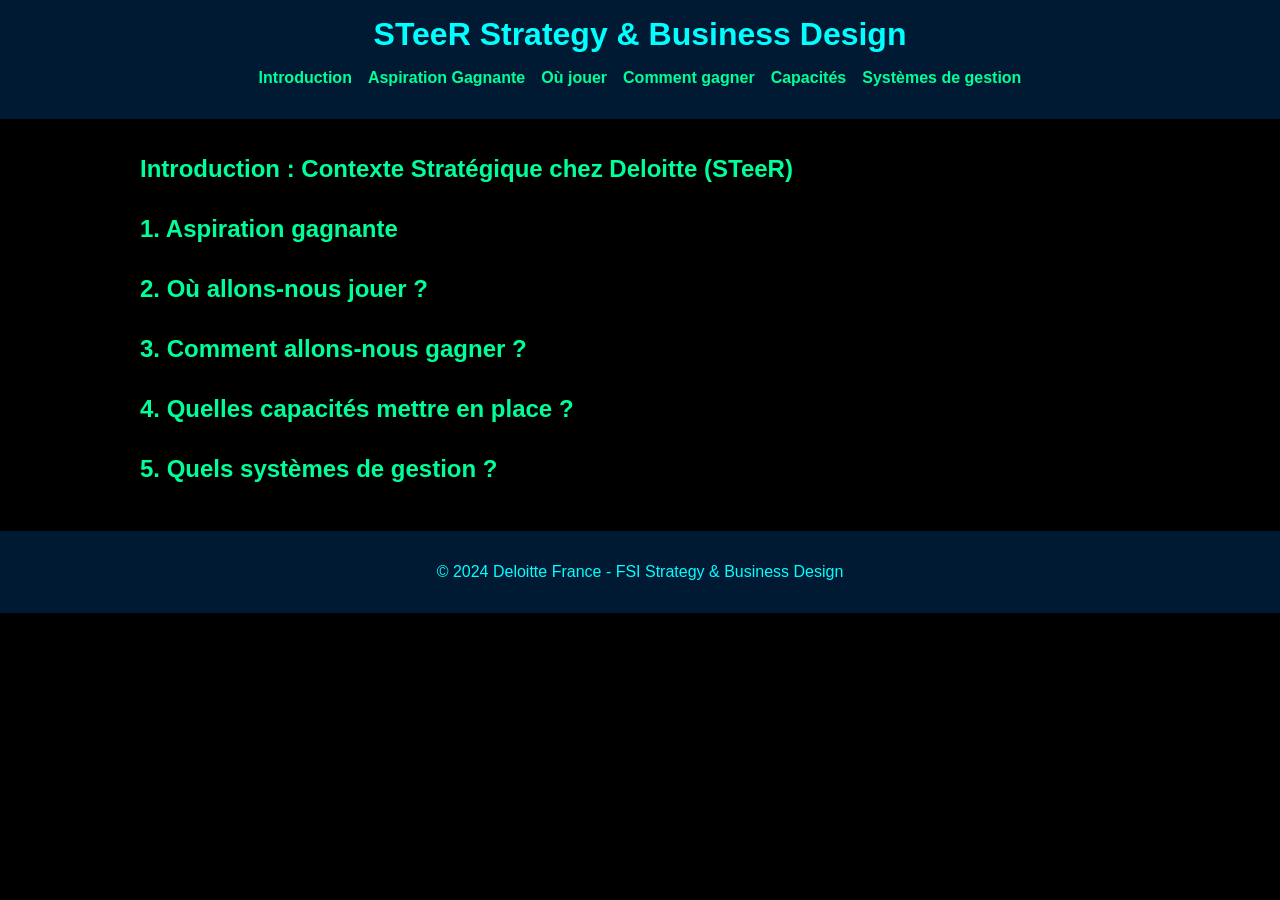
<file: index.html>
<!DOCTYPE html>
<html lang="fr">
<head>
<meta charset="UTF-8">
<meta name="viewport" content="width=device-width, initial-scale=1.0">
<title>STeeR Strategy & Business Design</title>
<link rel="stylesheet" href="style.css">
</head>
<body>
<header>
<h1>STeeR Strategy & Business Design</h1>
<nav>
<ul>
<li><a href="#intro">Introduction</a></li>
<li><a href="#aspiration">Aspiration Gagnante</a></li>
<li><a href="#play">O&ugrave; jouer</a></li>
<li><a href="#win">Comment gagner</a></li>
<li><a href="#capabilities">Capacit&eacute;s</a></li>
<li><a href="#management">Syst&egrave;mes de gestion</a></li>
</ul>
</nav>
</header>
<main>
<section id="intro" class="collapsible">
<h2>Introduction : Contexte Strat&eacute;gique chez Deloitte (STeeR)</h2>
<div class="content">
<p>L'activit&eacute; de conseil de Deloitte en France se structure autour de deux m&eacute;tiers&nbsp;: <strong>Strategy, Risk &amp; Transactions</strong> (SR&amp;T) qui r&eacute;pond au <em>Pourquoi et quoi faire ?</em>, et <strong>Technology &amp; Transformation</strong> (T&amp;T) qui r&eacute;pond au <em>Comment et avec quoi le r&eacute;aliser ?</em> Face &agrave; l'impr&eacute;visibilit&eacute; croissante du monde, SR&amp;T a &eacute;volu&eacute; vers l'approche <strong>STeeR</strong>, enrichie de deux dimensions&nbsp;: <em>Ecosystemic</em> et <em>Emergence</em>. STeeR vise &agrave; fournir des r&eacute;ponses robustes aux grands d&eacute;fis de la d&eacute;cennie&nbsp;: une strat&eacute;gie pr&eacute;par&eacute;e aux chocs, un M&amp;A pens&eacute; pour la transition, et une gestion des risques qui construit l'organisation <q>anti-fragile</q>.</p>
<p>La pratique <em>FSI Strategy &amp; Business Design</em>, fond&eacute;e par Julien Maldonato et Ghislain Boulnois, s'inscrit au sein du pilier Strat&eacute;gie de STeeR.</p>
</div>
</section>
<section id="aspiration" class="collapsible">
<h2>1. Aspiration gagnante</h2>
<div class="content">
<p><strong>Aspiration quantitative&nbsp;:</strong> Atteindre 25 M&euro; de chiffre d'affaires en 5 ans tout en maintenant une marge op&eacute;rationnelle sup&eacute;rieure &agrave; 40%. Cette croissance forte implique des services &agrave; tr&egrave;s forte valeur ajout&eacute;e.</p>
<p><strong>Aspiration qualitative&nbsp;:</strong> Devenir le partenaire strat&eacute;gique de r&eacute;f&eacute;rence pour aider les acteurs financiers &agrave; concevoir des trajectoires de valeur audacieuses et pr&eacute;par&eacute;es aux incertitudes.</p>
</div>
</section>
<section id="play" class="collapsible">
<h2>2. O&ugrave; allons-nous jouer&nbsp;?</h2>
<div class="content">
<p>Notre champ d'action couvre tout l'&eacute;cosyst&egrave;me des services financiers&nbsp;:</p>
<ul>
<li><strong>Fournisseurs traditionnels</strong> (banques, assurances, asset managers) &agrave; r&eacute;inventer.</li>
<li><strong>Nouveaux entrants et FinTech</strong> &agrave; faire scaler.</li>
<li><strong>Consommateurs de services financiers</strong> int&eacute;grant la finance &agrave; leurs offres (Embedded Finance).</li>
</ul>
<p>Focalisation sur la France avec des opportunit&eacute;s EMEA.</p>
</div>
</section>
<section id="win" class="collapsible">
<h2>3. Comment allons-nous gagner&nbsp;?</h2>
<div class="content">
<p>En appliquant syst&eacute;matiquement le cadre des <em>Dix Types d'Innovation</em> pour cr&eacute;er de nouveaux mod&egrave;les d'affaires adoss&eacute;s &agrave; l'IA agentique, aux wallets num&eacute;riques et &agrave; la tokenisation.</p>
<h3>Configuration</h3>
<ul>
<li><strong>Mod&egrave;le de profit&nbsp;:</strong> revenus hybrides li&eacute;s &agrave; l'impact ESG.</li>
<li><strong>R&eacute;seau&nbsp;:</strong> plateformes collaboratives via smart contracts.</li>
<li><strong>Structure&nbsp;:</strong> organisations agiles et allocation dynamique des ressources.</li>
<li><strong>Processus&nbsp;:</strong> r&eacute;invention de la cha&icirc;ne de valeur gr&acirc;ce &agrave; l'IA et aux Wallets.</li>
</ul>
<h3>Offre</h3>
<ul>
<li><strong>Performance produit&nbsp;:</strong> produits financiers Net&nbsp;Zero &agrave; tra&ccedil;abilit&eacute; carbone.</li>
<li><strong>Syst&egrave;me de produits&nbsp;:</strong> services financiers modulaires via API.</li>
</ul>
<h3>Exp&eacute;rience</h3>
<ul>
<li><strong>Service&nbsp;:</strong> assistants conversationnels g&eacute;rant les requ&ecirc;tes standard.</li>
<li><strong>Canal&nbsp;:</strong> le wallet devient point d'entr&eacute;e unique.</li>
<li><strong>Marque&nbsp;:</strong> confiance bas&eacute;e sur une r&eacute;putation d&eacute;centralis&eacute;e.</li>
<li><strong>Engagement client&nbsp;:</strong> r&eacute;compenses tokenis&eacute;es incitant aux comportements vertueux.</li>
</ul>
</div>
</section>
<section id="capabilities" class="collapsible">
<h2>4. Quelles capacit&eacute;s mettre en place&nbsp;?</h2>
<div class="content">
<p>La pratique doit s'appuyer sur&nbsp;:</p>
<ul>
<li>Un <strong>capital humain</strong> d'experts hybrides en strat&eacute;gie et technologie.</li>
<li>Une <strong>expertise multi-domaines</strong> (r&eacute;glementation FSI, innovation, IA, wallets, tokenisation).</li>
<li>Des <strong>m&eacute;thodologies de business design</strong> int&eacute;grant l'approche Ecosystemic et Emergence.</li>
<li>Un <strong>r&eacute;seau de partenariats technologiques</strong> pour concr&eacute;tiser rapidement les visions clients.</li>
</ul>
</div>
</section>
<section id="management" class="collapsible">
<h2>5. Quels syst&egrave;mes de gestion&nbsp;?</h2>
<div class="content">
<ul>
<li><strong>Pilotage de la performance&nbsp;:</strong> tableau de bord temps r&eacute;el incluant KPIs financiers et non-financiers.</li>
<li><strong>D&eacute;veloppement des talents&nbsp;:</strong> recrutement et formation continue, avec des <em>tours of duty</em> en startups partenaires.</li>
<li><strong>Gouvernance agile&nbsp;:</strong> prise de d&eacute;cision rapide et culture du <em>pivot</em>.</li>
</ul>
</div>
</section>
</main>
<footer>
<p>&copy; 2024 Deloitte France - FSI Strategy &amp; Business Design</p>
</footer>
<script src="script.js"></script>
</body>
</html>
</file>
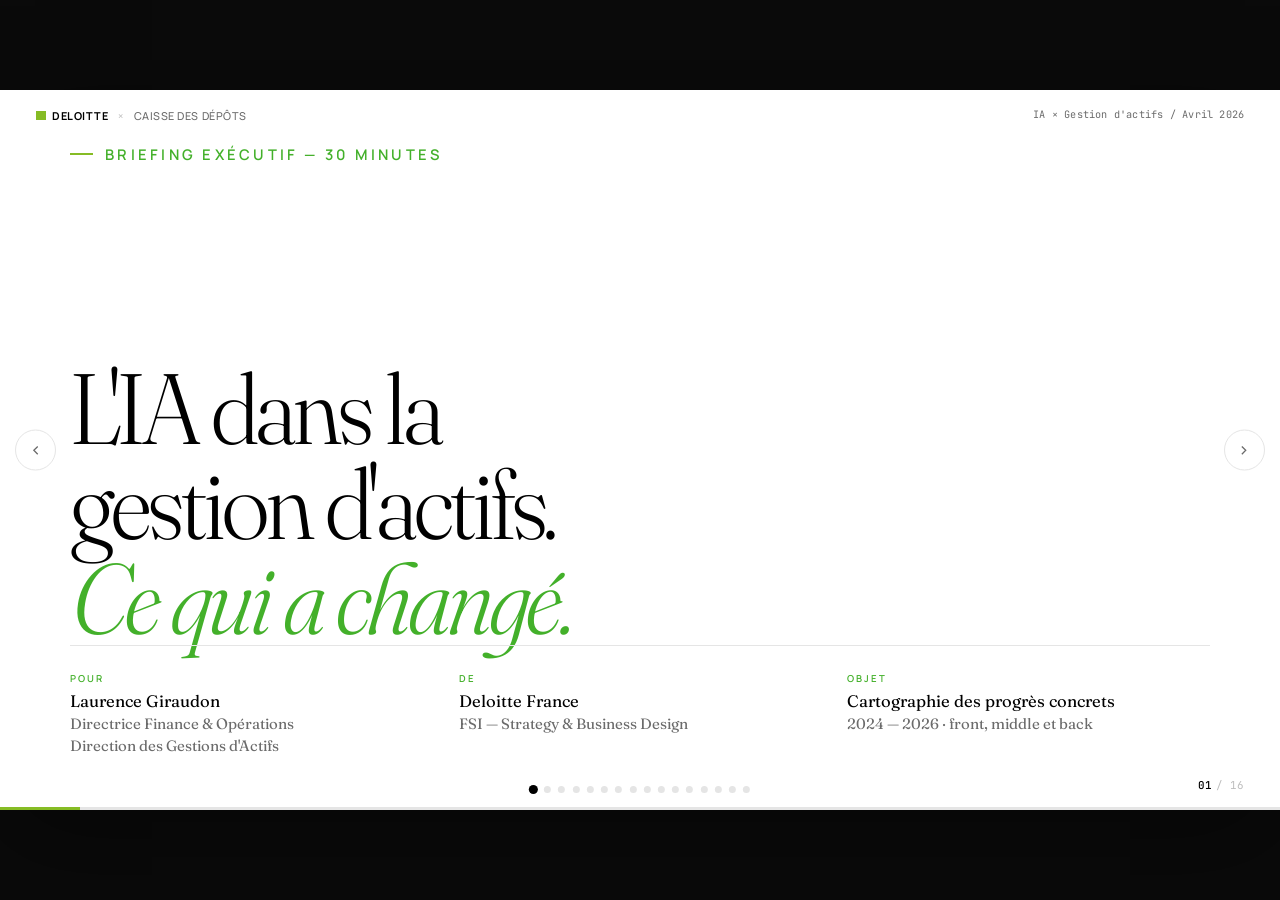
<file: ia-gestion-actifs-cdc.html>
<!doctype html>
<html lang="fr">
<head>
<meta charset="utf-8" />
<meta name="viewport" content="width=device-width,initial-scale=1" />
<title>L'IA dans la gestion d'actifs — Pour Laurence Giraudon, Caisse des Dépôts</title>
<link rel="preconnect" href="https://fonts.googleapis.com">
<link rel="preconnect" href="https://fonts.gstatic.com" crossorigin>
<link href="https://fonts.googleapis.com/css2?family=Fraunces:opsz,wght,SOFT@9..144,300..900,0..100&family=Manrope:wght@300..800&family=JetBrains+Mono:wght@400;500&display=swap" rel="stylesheet">
<style>
  /* =========================================================
     DELOITTE × CDC — PRÉSENTATION IA GESTION D'ACTIFS
     Conçue pour vidéoprojection 16:9, lisibilité maximale
     ========================================================= */

  :root{
    --ink:#000000;
    --paper:#ffffff;
    --green:#86BC25;       /* Deloitte signature */
    --green-deep:#43B02A;
    --green-shadow:rgba(134,188,37,.12);
    --grey-05:#fafafa;
    --grey-10:#f2f2f2;
    --grey-20:#e5e5e5;
    --grey-40:#bdbdbd;
    --grey-60:#6b6b6b;
    --grey-80:#2a2a2a;
    --serif:"Fraunces",ui-serif,Georgia,serif;
    --sans:"Manrope",ui-sans-serif,system-ui,sans-serif;
    --mono:"JetBrains Mono",ui-monospace,monospace;
  }

  *{box-sizing:border-box;margin:0;padding:0}
  html,body{height:100%;background:#0a0a0a;overflow:hidden;font-family:var(--sans)}
  body{display:grid;place-items:center}

  /* ---------- Frame 16:9 ---------- */
  .stage{
    position:relative;
    width:min(100vw, calc(100vh * 16/9));
    height:min(100vh, calc(100vw * 9/16));
    background:var(--paper);
    overflow:hidden;
    box-shadow:0 30px 100px rgba(0,0,0,.4);
  }

  /* Tout à l'intérieur se mesure en % (responsive auto) */
  .slide{
    position:absolute;inset:0;
    padding:4.2% 5.5%;
    opacity:0;pointer-events:none;
    transition:opacity .45s ease;
    display:flex;flex-direction:column;
    background:var(--paper);
  }
  .slide.active{opacity:1;pointer-events:auto}

  /* ---------- Chrome (nav, progress, brand) ---------- */
  .brand{
    position:absolute;top:2.5%;left:2.8%;
    display:flex;align-items:center;gap:.6em;
    font-family:var(--sans);font-weight:700;font-size:.85vw;
    letter-spacing:.05em;text-transform:uppercase;color:var(--ink);
    z-index:10;
  }
  .brand .dot{
    width:.9em;height:.9em;background:var(--green);
    display:inline-block;
  }
  .brand span.sep{color:var(--grey-40);margin:0 .3em;font-weight:400}
  .brand span.ctx{color:var(--grey-60);font-weight:500}

  .meta{
    position:absolute;top:2.5%;right:2.8%;
    font-family:var(--mono);font-size:.8vw;color:var(--grey-60);
    z-index:10;letter-spacing:.02em;
  }

  .pagenum{
    position:absolute;bottom:2.5%;right:2.8%;
    font-family:var(--mono);font-size:.85vw;
    color:var(--grey-60);z-index:10;
    display:flex;align-items:center;gap:.4em;
  }
  .pagenum .cur{color:var(--ink);font-weight:500}
  .pagenum .total{color:var(--grey-40)}

  .progress{
    position:absolute;bottom:0;left:0;right:0;height:3px;
    background:var(--grey-20);z-index:10;
  }
  .progress > span{
    display:block;height:100%;background:var(--green);
    width:0;transition:width .4s ease;
  }

  /* Nav dots */
  .navdots{
    position:absolute;bottom:2.3%;left:50%;transform:translateX(-50%);
    display:flex;gap:.45em;z-index:10;
  }
  .navdots button{
    width:.55vw;height:.55vw;border-radius:50%;
    background:var(--grey-20);border:none;cursor:pointer;padding:0;
    transition:background .2s, transform .2s;
  }
  .navdots button:hover{background:var(--grey-40);transform:scale(1.3)}
  .navdots button.active{background:var(--ink);transform:scale(1.3)}

  /* Nav arrows */
  .nav-arrow{
    position:absolute;top:50%;transform:translateY(-50%);
    background:transparent;border:1px solid var(--grey-20);
    width:3.2vw;height:3.2vw;border-radius:50%;
    display:grid;place-items:center;cursor:pointer;z-index:10;
    transition:all .25s ease;
    color:var(--grey-60);
  }
  .nav-arrow:hover{background:var(--ink);border-color:var(--ink);color:var(--paper)}
  .nav-arrow.prev{left:1.2%}
  .nav-arrow.next{right:1.2%}
  .nav-arrow svg{width:40%;height:40%}

  /* ========================================================= */
  /* Typographie                                                 */
  /* ========================================================= */
  .eyebrow{
    font-family:var(--sans);font-weight:600;
    font-size:1.15vw;letter-spacing:.22em;text-transform:uppercase;
    color:var(--green-deep);margin-bottom:1.5vw;
    display:flex;align-items:center;gap:.8em;
  }
  .eyebrow::before{
    content:"";width:1.8vw;height:2px;background:var(--green);
    display:inline-block;
  }

  h1.hero{
    font-family:var(--serif);font-weight:300;
    font-variation-settings:"opsz" 144,"SOFT" 30;
    font-size:7.2vw;line-height:.95;letter-spacing:-.03em;
    color:var(--ink);
  }
  h1.hero em{font-style:italic;font-weight:300;color:var(--green-deep)}

  h2.title{
    font-family:var(--serif);font-weight:350;
    font-variation-settings:"opsz" 144;
    font-size:4.6vw;line-height:1;letter-spacing:-.025em;
    color:var(--ink);margin-bottom:2.2vw;
  }
  h2.title em{font-style:italic;color:var(--green-deep);font-weight:400}

  h3.sub{
    font-family:var(--serif);font-weight:400;
    font-size:2.4vw;line-height:1.1;letter-spacing:-.015em;
  }

  p.lede{
    font-family:var(--serif);font-weight:300;
    font-size:2.1vw;line-height:1.25;color:var(--grey-80);
    max-width:85%;
  }
  p.body{
    font-family:var(--sans);font-weight:400;
    font-size:1.15vw;line-height:1.55;color:var(--grey-80);
  }
  p.small{
    font-family:var(--sans);font-weight:400;
    font-size:.9vw;line-height:1.5;color:var(--grey-60);
  }

  .mono{font-family:var(--mono);letter-spacing:-.01em}

  /* ========================================================= */
  /* S01 — Cover                                                 */
  /* ========================================================= */
  #s01{padding:0;overflow:hidden}
  #s01 .cover{
    position:absolute;inset:0;display:grid;
    grid-template-rows:auto 1fr auto;padding:4.2% 5.5%;
  }
  #s01 .cover-top{
    display:flex;justify-content:space-between;align-items:flex-start;
  }
  #s01 .cover-title{
    align-self:end;
  }
  #s01 h1.hero{font-size:7.8vw}
  #s01 .cover-foot{
    display:grid;grid-template-columns:1fr 1fr 1fr;gap:2vw;
    padding-top:2vw;border-top:1px solid var(--grey-20);
  }
  #s01 .foot-item .k{
    font-family:var(--sans);font-weight:600;font-size:.75vw;
    letter-spacing:.2em;text-transform:uppercase;color:var(--green-deep);
    margin-bottom:.5vw;
  }
  #s01 .foot-item .v{
    font-family:var(--serif);font-weight:400;font-size:1.3vw;
    line-height:1.3;color:var(--ink);
  }
  #s01 .accent-block{
    position:absolute;right:0;top:18%;width:22%;height:54%;
    background:var(--green);z-index:0;
  }
  #s01 .cover > *{position:relative;z-index:1}
  #s01 .accent-num{
    position:absolute;top:22%;right:4%;z-index:2;
    font-family:var(--serif);font-weight:200;font-variation-settings:"opsz" 144;
    font-size:18vw;line-height:.85;color:var(--paper);letter-spacing:-.04em;
  }
  #s01 .accent-cap{
    position:absolute;top:62%;right:4%;z-index:2;
    font-family:var(--sans);font-weight:600;font-size:.85vw;
    letter-spacing:.2em;text-transform:uppercase;color:var(--paper);
    max-width:18%;line-height:1.3;
  }

  /* ========================================================= */
  /* S02 — Thèse                                                 */
  /* ========================================================= */
  #s02 .grid{
    display:grid;grid-template-columns:1.1fr .9fr;gap:4vw;flex:1;
    align-items:center;
  }
  #s02 .thesis-viz{
    position:relative;aspect-ratio:1/1;width:100%;
  }
  .timeline{
    position:relative;width:100%;height:100%;
  }
  .timeline svg{width:100%;height:100%}
  .timeline .pt{
    position:absolute;transform:translate(-50%,-50%);
    text-align:center;
  }
  .timeline .pt .year{
    font-family:var(--mono);font-size:.85vw;color:var(--grey-60);
    margin-bottom:.3vw;
  }
  .timeline .pt .lab{
    font-family:var(--serif);font-size:1.1vw;line-height:1.15;
    color:var(--ink);max-width:11vw;
  }
  .timeline .pt.hi .lab{color:var(--green-deep);font-weight:500}

  /* ========================================================= */
  /* S03 — 3 chiffres                                            */
  /* ========================================================= */
  #s03 .nums{
    display:grid;grid-template-columns:repeat(3,1fr);gap:2.5vw;flex:1;
    align-items:center;
  }
  .bignum{
    border-top:1px solid var(--ink);
    padding-top:1.5vw;cursor:pointer;
    transition:transform .3s ease;
  }
  .bignum:hover{transform:translateY(-.5vw)}
  .bignum .n{
    font-family:var(--serif);font-weight:200;
    font-variation-settings:"opsz" 144;
    font-size:8.5vw;line-height:.9;letter-spacing:-.04em;color:var(--ink);
  }
  .bignum .n em{color:var(--green-deep);font-style:normal}
  .bignum .u{
    font-family:var(--sans);font-weight:600;font-size:.9vw;
    letter-spacing:.18em;text-transform:uppercase;color:var(--grey-60);
    margin-top:.6vw;
  }
  .bignum .d{
    font-family:var(--serif);font-weight:400;font-size:1.5vw;
    line-height:1.2;color:var(--ink);margin-top:.8vw;
  }
  .bignum .src{
    font-family:var(--sans);font-weight:500;font-size:.8vw;
    color:var(--grey-60);margin-top:.6vw;letter-spacing:.02em;
  }

  /* ========================================================= */
  /* S04 — Cartographie 4 bassins                                */
  /* ========================================================= */
  #s04 .bassins{
    display:grid;grid-template-columns:repeat(4,1fr);gap:1.5vw;flex:1;
    align-items:stretch;
  }
  .bassin{
    background:var(--grey-05);
    padding:2vw 1.8vw;
    display:flex;flex-direction:column;justify-content:space-between;
    border-top:4px solid var(--green);
    transition:background .3s, transform .3s;
    cursor:pointer;
  }
  .bassin:hover{background:var(--ink);color:var(--paper);transform:translateY(-.4vw)}
  .bassin:hover .b-tag{color:var(--green)}
  .bassin:hover .b-body, .bassin:hover .b-eg{color:rgba(255,255,255,.85)}
  .b-tag{
    font-family:var(--mono);font-size:.8vw;
    letter-spacing:.1em;color:var(--green-deep);margin-bottom:1vw;
  }
  .b-title{
    font-family:var(--serif);font-weight:400;font-size:1.9vw;
    line-height:1.05;letter-spacing:-.01em;margin-bottom:1vw;
  }
  .b-body{
    font-family:var(--sans);font-size:.95vw;line-height:1.5;
    color:var(--grey-80);margin-bottom:1.5vw;flex:1;
  }
  .b-eg{
    font-family:var(--sans);font-weight:500;font-size:.85vw;
    color:var(--grey-60);border-top:1px solid var(--grey-20);
    padding-top:.8vw;
  }

  /* ========================================================= */
  /* Slide générique "case"                                      */
  /* ========================================================= */
  .case-grid{
    display:grid;grid-template-columns:1fr 1fr;gap:4vw;flex:1;
    align-items:center;
  }
  .case-left{display:flex;flex-direction:column;justify-content:center;gap:1.5vw}
  .case-right{display:flex;flex-direction:column;gap:1.2vw}
  .case-stat{
    display:flex;align-items:baseline;gap:1vw;
    border-bottom:1px solid var(--grey-20);padding:1vw 0;
  }
  .case-stat:last-child{border-bottom:none}
  .case-stat .cs-n{
    font-family:var(--serif);font-weight:300;font-size:3.4vw;
    line-height:.9;color:var(--ink);letter-spacing:-.02em;
    flex:0 0 auto;min-width:6.5vw;
  }
  .case-stat .cs-n em{color:var(--green-deep);font-style:normal}
  .case-stat .cs-l{
    font-family:var(--sans);font-size:1vw;line-height:1.35;color:var(--grey-80);
  }
  .case-tag{
    display:inline-flex;align-items:center;gap:.6em;
    padding:.5vw .9vw;background:var(--green-shadow);
    color:var(--green-deep);
    font-family:var(--sans);font-weight:600;font-size:.75vw;
    letter-spacing:.15em;text-transform:uppercase;
    align-self:flex-start;
    border:1px solid var(--green);
  }

  .btn-deep{
    display:inline-flex;align-items:center;gap:.6em;
    margin-top:1.2vw;padding:.7vw 1.2vw;
    background:var(--ink);color:var(--paper);
    font-family:var(--sans);font-weight:600;font-size:.85vw;
    letter-spacing:.08em;text-transform:uppercase;
    border:none;cursor:pointer;transition:all .2s;
    align-self:flex-start;
  }
  .btn-deep:hover{background:var(--green-deep)}
  .btn-deep svg{width:1em;height:1em}

  /* ========================================================= */
  /* S_agents — timeline d'agents                                */
  /* ========================================================= */
  #s_agents .grid{
    display:grid;grid-template-columns:1fr 1fr;gap:4vw;flex:1;align-items:center;
  }
  .agent-wave{
    display:flex;flex-direction:column;gap:1.5vw;
  }
  .agent-row{
    display:grid;grid-template-columns:6vw 1fr;gap:1.5vw;align-items:center;
  }
  .agent-bar{height:3vw;background:var(--grey-10);position:relative;overflow:hidden}
  .agent-bar > span{
    position:absolute;inset:0;background:var(--green);
    transform-origin:left;
  }
  .agent-row .yr{
    font-family:var(--mono);font-size:1vw;color:var(--ink);font-weight:500;
  }
  .agent-row .lab{
    font-family:var(--serif);font-size:1.15vw;line-height:1.25;
    color:var(--ink);margin-top:.4vw;
  }
  .agent-row .pct{
    position:absolute;right:1vw;top:50%;transform:translateY(-50%);
    font-family:var(--mono);font-size:.9vw;font-weight:500;color:var(--paper);
  }
  .agent-row:first-child .pct,
  .agent-row:nth-child(2) .pct{color:var(--ink)}

  /* ========================================================= */
  /* S_stack — stack souveraineté                                */
  /* ========================================================= */
  #s_stack .stack{
    display:grid;grid-template-columns:repeat(3,1fr);gap:1.2vw;flex:1;
    align-items:stretch;
  }
  .stack-col{
    padding:2vw 1.8vw;background:var(--grey-05);display:flex;
    flex-direction:column;justify-content:space-between;
    border-left:3px solid var(--green);
    transition:all .3s;
  }
  .stack-col:hover{background:var(--green);color:var(--paper)}
  .stack-col:hover .sc-lab{color:var(--ink)}
  .stack-col:hover .sc-n{color:var(--ink)}
  .sc-lab{
    font-family:var(--mono);font-size:.8vw;letter-spacing:.08em;
    color:var(--green-deep);margin-bottom:1vw;
  }
  .sc-t{
    font-family:var(--serif);font-weight:400;font-size:1.7vw;line-height:1.1;
    letter-spacing:-.01em;margin-bottom:.8vw;
  }
  .sc-n{
    font-family:var(--serif);font-weight:300;font-size:3.2vw;
    line-height:.95;color:var(--green-deep);margin-bottom:.8vw;
  }
  .sc-d{
    font-family:var(--sans);font-size:.9vw;line-height:1.5;color:var(--grey-80);
  }

  /* ========================================================= */
  /* S_reg — régulation timeline                                 */
  /* ========================================================= */
  .reg-ribbon{
    display:flex;flex:1;align-items:center;gap:0;margin-top:2vw;
  }
  .reg-stop{
    flex:1;padding:1.5vw 1.3vw;border-left:3px solid var(--ink);
    display:flex;flex-direction:column;gap:.6vw;
    min-height:22vw;
    position:relative;
  }
  .reg-stop.done{border-color:var(--grey-40);opacity:.75}
  .reg-stop.now{border-color:var(--green);background:var(--green-shadow)}
  .reg-stop .rs-d{
    font-family:var(--mono);font-size:.85vw;color:var(--grey-60);
    font-weight:500;
  }
  .reg-stop.now .rs-d{color:var(--green-deep);font-weight:600}
  .reg-stop .rs-t{
    font-family:var(--serif);font-weight:400;font-size:1.3vw;line-height:1.15;
    color:var(--ink);
  }
  .reg-stop .rs-b{
    font-family:var(--sans);font-size:.85vw;line-height:1.45;color:var(--grey-80);
    flex:1;
  }
  .reg-stop .rs-src{
    font-family:var(--sans);font-size:.7vw;color:var(--grey-60);
    font-style:italic;
  }

  /* ========================================================= */
  /* S_risks — 3 angles morts                                    */
  /* ========================================================= */
  .risk-grid{
    display:grid;grid-template-columns:repeat(3,1fr);gap:2vw;flex:1;
    align-items:stretch;
  }
  .risk{
    background:var(--paper);border:1px solid var(--ink);
    padding:2vw;display:flex;flex-direction:column;
    position:relative;
  }
  .risk .rnum{
    font-family:var(--serif);font-weight:200;font-size:5vw;line-height:1;
    color:var(--green);letter-spacing:-.03em;margin-bottom:1vw;
  }
  .risk .rt{
    font-family:var(--serif);font-weight:400;font-size:1.8vw;line-height:1.1;
    margin-bottom:1vw;
  }
  .risk .rb{
    font-family:var(--sans);font-size:.95vw;line-height:1.5;color:var(--grey-80);
    flex:1;
  }
  .risk .rdata{
    font-family:var(--mono);font-size:.9vw;color:var(--ink);
    padding:.8vw 0;border-top:1px solid var(--grey-20);margin-top:1.2vw;
  }
  .risk .rdata strong{color:var(--green-deep);font-weight:600}

  /* ========================================================= */
  /* S_cdc — actionable for CDC                                  */
  /* ========================================================= */
  #s_cdc .cdc-grid{
    display:grid;grid-template-columns:repeat(4,1fr);gap:1.2vw;flex:1;
    align-items:stretch;
  }
  .lever{
    padding:1.8vw;background:var(--grey-05);
    display:flex;flex-direction:column;gap:.8vw;
    border-top:4px solid var(--ink);
    transition:all .3s;
  }
  .lever:hover{background:var(--ink);color:var(--paper);border-top-color:var(--green)}
  .lever:hover .lv-n{color:var(--green)}
  .lever:hover .lv-b,.lever:hover .lv-src{color:rgba(255,255,255,.85)}
  .lv-n{
    font-family:var(--mono);font-size:.85vw;color:var(--green-deep);
    letter-spacing:.1em;font-weight:500;
  }
  .lv-t{
    font-family:var(--serif);font-weight:400;font-size:1.55vw;line-height:1.1;
  }
  .lv-b{
    font-family:var(--sans);font-size:.9vw;line-height:1.5;color:var(--grey-80);
    flex:1;
  }
  .lv-src{
    font-family:var(--sans);font-size:.75vw;color:var(--grey-60);
    font-weight:500;border-top:1px solid var(--grey-20);padding-top:.7vw;
  }

  /* ========================================================= */
  /* Final slide                                                 */
  /* ========================================================= */
  #s_final .grid{
    display:grid;grid-template-columns:1fr 1fr;gap:4vw;flex:1;
    align-items:center;
  }
  #s_final .q{
    font-family:var(--serif);font-weight:300;font-size:4.4vw;line-height:1.05;
    letter-spacing:-.02em;color:var(--ink);
  }
  #s_final .q em{font-style:italic;color:var(--green-deep)}
  .duet{
    display:grid;grid-template-columns:1fr 1fr;gap:2vw;
  }
  .duet-col{padding:1.5vw;background:var(--grey-05)}
  .duet-col.bad{border-left:3px solid var(--grey-40)}
  .duet-col.good{border-left:3px solid var(--green);background:#f5faf0}
  .duet-col .dl{
    font-family:var(--mono);font-size:.8vw;letter-spacing:.1em;
    color:var(--grey-60);margin-bottom:.8vw;
  }
  .duet-col.good .dl{color:var(--green-deep)}
  .duet-col .dn{
    font-family:var(--serif);font-weight:300;font-size:3.5vw;line-height:.9;
    color:var(--ink);margin-bottom:.8vw;
  }
  .duet-col.good .dn{color:var(--green-deep)}
  .duet-col .db{
    font-family:var(--sans);font-size:.9vw;line-height:1.4;color:var(--grey-80);
  }

  /* ========================================================= */
  /* Modal (drill-down)                                          */
  /* ========================================================= */
  .modal-overlay{
    position:fixed;inset:0;background:rgba(0,0,0,.6);
    backdrop-filter:blur(6px);z-index:1000;
    display:none;align-items:center;justify-content:center;
    opacity:0;transition:opacity .25s ease;
  }
  .modal-overlay.open{display:flex;opacity:1}
  .modal{
    width:min(70vw, calc(70vh * 16/9));
    max-height:86vh;
    background:var(--paper);
    padding:3vw 3.5vw;
    overflow-y:auto;
    position:relative;
    transform:translateY(20px);
    transition:transform .35s cubic-bezier(.2,.9,.3,1);
    border-top:6px solid var(--green);
  }
  .modal-overlay.open .modal{transform:translateY(0)}
  .modal-close{
    position:absolute;top:1.5vw;right:1.5vw;
    width:2.5vw;height:2.5vw;border-radius:50%;
    border:1px solid var(--grey-20);background:var(--paper);
    cursor:pointer;display:grid;place-items:center;
    transition:all .2s;
  }
  .modal-close:hover{background:var(--ink);color:var(--paper);border-color:var(--ink)}
  .modal-close svg{width:45%;height:45%}
  .modal h3{
    font-family:var(--serif);font-weight:400;font-size:2.4vw;line-height:1.05;
    letter-spacing:-.015em;margin-bottom:.5vw;color:var(--ink);
  }
  .modal .m-eye{
    font-family:var(--mono);font-size:.85vw;letter-spacing:.1em;
    color:var(--green-deep);text-transform:uppercase;margin-bottom:1vw;
  }
  .modal .m-lede{
    font-family:var(--serif);font-weight:300;font-size:1.4vw;line-height:1.3;
    color:var(--grey-80);margin-bottom:1.8vw;
    padding-bottom:1.5vw;border-bottom:1px solid var(--grey-20);
  }
  .modal .m-body{
    font-family:var(--sans);font-size:1vw;line-height:1.65;color:var(--grey-80);
    margin-bottom:1vw;
  }
  .modal .m-body strong{color:var(--ink);font-weight:600}
  .modal .m-stats{
    display:grid;grid-template-columns:repeat(3,1fr);gap:1.5vw;
    margin:1.5vw 0;padding:1.5vw 0;
    border-top:1px solid var(--grey-20);border-bottom:1px solid var(--grey-20);
  }
  .modal .m-stat .ms-n{
    font-family:var(--serif);font-weight:300;font-size:2.6vw;line-height:.95;
    color:var(--green-deep);
  }
  .modal .m-stat .ms-l{
    font-family:var(--sans);font-size:.85vw;line-height:1.35;color:var(--grey-60);
    margin-top:.4vw;
  }
  .modal .m-src{
    font-family:var(--sans);font-size:.8vw;color:var(--grey-60);
    font-style:italic;margin-top:1vw;
  }

  /* Hint click pour détail */
  .hint-click{
    position:absolute;top:3%;right:3%;
    font-family:var(--mono);font-size:.75vw;color:var(--grey-60);
    display:flex;align-items:center;gap:.5em;
    padding:.4vw .8vw;border:1px dashed var(--grey-40);
    border-radius:100px;
  }
  .hint-click .pulse{
    width:.5vw;height:.5vw;border-radius:50%;background:var(--green);
    animation:pulse 1.5s ease-in-out infinite;
  }
  @keyframes pulse{
    0%,100%{opacity:1;transform:scale(1)}
    50%{opacity:.4;transform:scale(1.4)}
  }

  /* Reveal animations pour slide active */
  .slide.active .reveal{
    animation:reveal .7s ease-out both;
  }
  .slide.active .reveal-1{animation-delay:.08s}
  .slide.active .reveal-2{animation-delay:.18s}
  .slide.active .reveal-3{animation-delay:.28s}
  .slide.active .reveal-4{animation-delay:.38s}
  .slide.active .reveal-5{animation-delay:.48s}
  .slide.active .reveal-6{animation-delay:.58s}
  @keyframes reveal{
    from{opacity:0;transform:translateY(12px)}
    to{opacity:1;transform:translateY(0)}
  }

  /* Responsive fallback pour très petits écrans */
  @media (max-aspect-ratio: 16/9) and (max-width:900px){
    .stage{width:100vw;height:56.25vw}
  }
</style>
</head>
<body>

<div class="stage" id="stage">

  <!-- Brand / chrome -->
  <div class="brand">
    <span class="dot"></span>
    <span>Deloitte</span>
    <span class="sep">×</span>
    <span class="ctx">Caisse des Dépôts</span>
  </div>
  <div class="meta">IA × Gestion d'actifs / Avril 2026</div>
  <div class="pagenum"><span class="cur">01</span><span class="total">/ 16</span></div>

  <!-- Nav arrows -->
  <button class="nav-arrow prev" id="prev" aria-label="Précédent">
    <svg viewBox="0 0 24 24" fill="none" stroke="currentColor" stroke-width="2"><path d="M15 6l-6 6 6 6"/></svg>
  </button>
  <button class="nav-arrow next" id="next" aria-label="Suivant">
    <svg viewBox="0 0 24 24" fill="none" stroke="currentColor" stroke-width="2"><path d="M9 6l6 6-6 6"/></svg>
  </button>

  <!-- Progress -->
  <div class="progress"><span id="progBar"></span></div>
  <div class="navdots" id="navdots"></div>

  <!-- ================================================= -->
  <!-- SLIDE 01 — COVER                                    -->
  <!-- ================================================= -->
  <section class="slide active" id="s01" data-title="Couverture">
    <div class="cover">
      <div class="accent-block"></div>
      <div class="accent-num">24</div>
      <div class="accent-cap">mois qui ont tout basculé, du pilote à l'infrastructure</div>

      <div class="cover-top">
        <div class="eyebrow reveal reveal-1">Briefing exécutif — 30 minutes</div>
        <div></div>
      </div>

      <div class="cover-title">
        <h1 class="hero reveal reveal-2">
          L'IA dans la<br/>gestion d'actifs.<br/><em>Ce qui a changé.</em>
        </h1>
      </div>

      <div class="cover-foot reveal reveal-3">
        <div class="foot-item">
          <div class="k">Pour</div>
          <div class="v">Laurence Giraudon<br/><span style="color:var(--grey-60);font-size:.9em">Directrice Finance & Opérations<br/>Direction des Gestions d'Actifs</span></div>
        </div>
        <div class="foot-item">
          <div class="k">De</div>
          <div class="v">Deloitte France<br/><span style="color:var(--grey-60);font-size:.9em">FSI — Strategy & Business Design</span></div>
        </div>
        <div class="foot-item">
          <div class="k">Objet</div>
          <div class="v">Cartographie des progrès concrets<br/><span style="color:var(--grey-60);font-size:.9em">2024 — 2026 · front, middle et back</span></div>
        </div>
      </div>
    </div>
  </section>

  <!-- ================================================= -->
  <!-- SLIDE 02 — THÈSE CENTRALE                           -->
  <!-- ================================================= -->
  <section class="slide" id="s02" data-title="Thèse">
    <div class="eyebrow reveal reveal-1">Le point de départ</div>
    <div class="grid">
      <div>
        <h2 class="title reveal reveal-2">Un basculement<br/><em>silencieux.</em></h2>
        <p class="lede reveal reveal-3" style="font-size:1.9vw;margin-top:1.5vw">
          En 24 mois, l'IA est passée du pilote isolé à la plateforme intégrée.
          Pas d'effet d'annonce — mais des chaînes opérationnelles entières
          qui changent de nature, du gérant au comptable fonds.
        </p>
        <p class="body reveal reveal-4" style="margin-top:2vw;max-width:90%;color:var(--grey-60)">
          McKinsey chiffre l'adoption régulière de l'IA générative à <strong style="color:var(--ink)">78% des organisations mi‑2025</strong>, contre 33% deux ans plus tôt.
          La gestion d'actifs suit, et parfois dépasse, cette courbe.
        </p>
      </div>
      <div class="thesis-viz reveal reveal-5">
        <div class="timeline">
          <svg viewBox="0 0 400 400" preserveAspectRatio="xMidYMid meet">
            <defs>
              <marker id="arr" viewBox="0 0 10 10" refX="8" refY="5" markerWidth="5" markerHeight="5" orient="auto">
                <path d="M0,0 L10,5 L0,10 z" fill="#000"/>
              </marker>
            </defs>
            <!-- Axe -->
            <line x1="50" y1="350" x2="370" y2="50" stroke="#000" stroke-width="1.5" marker-end="url(#arr)"/>
            <!-- Points -->
            <circle cx="80" cy="330" r="6" fill="#bdbdbd"/>
            <circle cx="175" cy="240" r="6" fill="#bdbdbd"/>
            <circle cx="255" cy="165" r="8" fill="#86BC25"/>
            <circle cx="340" cy="80" r="10" fill="#000"/>
            <!-- Labels -->
            <text x="50" y="380" font-family="JetBrains Mono" font-size="11" fill="#6b6b6b">ADOPTION / INTÉGRATION</text>
          </svg>
          <div class="pt" style="left:20%;top:85%">
            <div class="year">2022</div>
            <div class="lab">Pilotes dispersés, preuves de concept</div>
          </div>
          <div class="pt" style="left:43%;top:62%">
            <div class="year">2024</div>
            <div class="lab">Premiers copilotes à l'échelle</div>
          </div>
          <div class="pt hi" style="left:64%;top:42%">
            <div class="year">2025</div>
            <div class="lab">Plateformes unifiées & MLOps</div>
          </div>
          <div class="pt hi" style="left:85%;top:22%">
            <div class="year">2026</div>
            <div class="lab"><strong>Agents autonomes</strong> en production</div>
          </div>
        </div>
      </div>
    </div>
  </section>

  <!-- ================================================= -->
  <!-- SLIDE 03 — TROIS CHIFFRES                           -->
  <!-- ================================================= -->
  <section class="slide" id="s03" data-title="3 chiffres">
    <div class="eyebrow reveal reveal-1">Trois chiffres qui disent tout</div>
    <h2 class="title reveal reveal-2" style="margin-bottom:1vw">Ordres de grandeur<br/><em>2024 — 2026.</em></h2>
    <p class="body reveal reveal-3" style="margin-bottom:3vw;color:var(--grey-60);max-width:75%">
      Sélectionnés dans des déploiements en production, documentés publiquement, pour trois maturités très différentes.
    </p>
    <div class="nums">
      <div class="bignum reveal reveal-4" data-modal="m-nbim">
        <div class="n"><em>213k</em></div>
        <div class="u">Heures économisées / an</div>
        <div class="d">par le fonds souverain norvégien (NBIM), soit environ <strong>100 M$ de coûts de trading évités</strong>.</div>
        <div class="src">Source : NBIM, Top1000funds, 2025</div>
      </div>
      <div class="bignum reveal reveal-5" data-modal="m-hsbc">
        <div class="n">−<em>60</em>%</div>
        <div class="u">Faux positifs en LCB-FT</div>
        <div class="d">chez HSBC avec la plateforme Dynamic Risk Assessment, pour <strong>1 Md de transactions / mois</strong>.</div>
        <div class="src">Source : Google Cloud, HSBC, 2024</div>
      </div>
      <div class="bignum reveal reveal-6" data-modal="m-bny">
        <div class="n"><em>20k</em></div>
        <div class="u">Assistants IA déployés</div>
        <div class="d">par BNY sur sa plateforme Eliza, avec <strong>125 cas d'usage en production</strong> et 98% de collaborateurs formés.</div>
        <div class="src">Source : BNY, OpenAI, 2025-2026</div>
      </div>
    </div>
    <p class="small reveal reveal-6" style="margin-top:2vw;text-align:center;color:var(--grey-60);font-style:italic">
      Cliquez sur un chiffre pour le détail.
    </p>
  </section>

  <!-- ================================================= -->
  <!-- SLIDE 04 — CARTOGRAPHIE 4 BASSINS                   -->
  <!-- ================================================= -->
  <section class="slide" id="s04" data-title="Cartographie">
    <div class="eyebrow reveal reveal-1">Où l'IA crée de la valeur</div>
    <h2 class="title reveal reveal-2">Quatre bassins,<br/><em>une même infrastructure.</em></h2>
    <p class="body reveal reveal-3" style="margin-bottom:2.5vw;color:var(--grey-60);max-width:70%">
      La même pile technique — un LLM, des données maison, un orchestrateur — sert désormais des cas d'usage qui, hier, appartenaient à des mondes séparés.
    </p>
    <div class="bassins">
      <div class="bassin reveal reveal-3">
        <div>
          <div class="b-tag">FRONT — 01</div>
          <div class="b-title">Génération d'alpha & recherche</div>
          <div class="b-body">Machine learning quantitatif, signal extraction, détection de biais des gérants, prévision macro.</div>
        </div>
        <div class="b-eg">NBIM · Man AHL · Bridgewater · Two Sigma</div>
      </div>
      <div class="bassin reveal reveal-4">
        <div>
          <div class="b-tag">FRONT — 02</div>
          <div class="b-title">Assistant du gérant</div>
          <div class="b-body">Synthèse de recherche, note de crédit ESG, brief de reporting, recherche sur portefeuilles existants.</div>
        </div>
        <div class="b-eg">BlackRock Asimov · Morgan Stanley · AXA IM · Goldman Sachs</div>
      </div>
      <div class="bassin reveal reveal-5">
        <div>
          <div class="b-tag">MIDDLE — 03</div>
          <div class="b-title">Risque & conformité</div>
          <div class="b-body">Détection de blanchiment, KYC, contrôle d'anomalies NAV, revue réglementaire automatisée.</div>
        </div>
        <div class="b-eg">HSBC · Google Cloud AML AI · ComplyAdvantage</div>
      </div>
      <div class="bassin reveal reveal-6">
        <div>
          <div class="b-tag">BACK — 04</div>
          <div class="b-title">Opérations & documentaire</div>
          <div class="b-body">Revue contractuelle, corporate actions, réconciliations, prospectus, term sheets dérivés.</div>
        </div>
        <div class="b-eg">BNY Eliza · BlackRock eFront · JPMorgan Athena</div>
      </div>
    </div>
  </section>

  <!-- ================================================= -->
  <!-- SLIDE 05 — NBIM                                     -->
  <!-- ================================================= -->
  <section class="slide" id="s05" data-title="NBIM">
    <div class="eyebrow reveal reveal-1">Front-office · Cas n°1 · Génération d'alpha</div>
    <div class="case-grid">
      <div class="case-left">
        <div class="case-tag reveal reveal-2">Norges Bank Investment Management · 2 200 Md$</div>
        <h2 class="title reveal reveal-3" style="margin-bottom:1.5vw">
          Le fonds souverain qui<br/>a appris à <em>se relire.</em>
        </h2>
        <p class="body reveal reveal-4" style="max-width:95%">
          NBIM a mis en production un <strong>Investment Simulator</strong> qui repasse chaque décision des gérants
          internes et externes à la moulinette du ML. Objectif : identifier les biais comportementaux — timing, taille
          de position, comportement en drawdown — et recalibrer les allocations.
        </p>
        <p class="body reveal reveal-5" style="max-width:95%;margin-top:1vw;color:var(--grey-60)">
          Les gérants doués pour le market timing reçoivent la suggestion de tailler plus grand. Ceux qui détruisent de
          la valeur à la négociation reçoivent le conseil inverse. L'IA n'exécute pas, elle éclaire.
        </p>
        <button class="btn-deep reveal reveal-6" data-modal="m-nbim">
          Voir le détail du cas
          <svg viewBox="0 0 24 24" fill="none" stroke="currentColor" stroke-width="2"><path d="M5 12h14M13 5l7 7-7 7"/></svg>
        </button>
      </div>
      <div class="case-right">
        <div class="case-stat reveal reveal-4">
          <div class="cs-n"><em>213k</em></div>
          <div class="cs-l"><strong>heures économisées par an</strong><br/>sur l'ensemble des opérations.</div>
        </div>
        <div class="case-stat reveal reveal-5">
          <div class="cs-n"><em>100</em>M$</div>
          <div class="cs-l"><strong>de coûts de trading évités</strong> annuellement, revendiqués par Nicolai Tangen.</div>
        </div>
        <div class="case-stat reveal reveal-6">
          <div class="cs-n"><em>400</em>M$</div>
          <div class="cs-l"><strong>cible d'économies</strong> annuelle à horizon programme complet.</div>
        </div>
      </div>
    </div>
  </section>

  <!-- ================================================= -->
  <!-- SLIDE 06 — Man AHL / Bridgewater                    -->
  <!-- ================================================= -->
  <section class="slide" id="s06" data-title="Quant">
    <div class="eyebrow reveal reveal-1">Front-office · Cas n°2 · Quant avancé</div>
    <div class="case-grid">
      <div class="case-left">
        <div class="case-tag reveal reveal-2">Man Group AHL · Bridgewater</div>
        <h2 class="title reveal reveal-3" style="margin-bottom:1.5vw">
          La frontière<br/>de l'<em>alpha algorithmique.</em>
        </h2>
        <p class="body reveal reveal-4" style="max-width:95%">
          Man AHL trade du machine learning en production depuis 2014. Ce qui change en 2025 :
          le <strong>partenariat avec Anthropic étend l'IA au-delà de l'efficacité — vers la génération d'alpha
          directe</strong>, sur l'augmentation de données et le feature engineering.
        </p>
        <p class="body reveal reveal-5" style="max-width:95%;margin-top:1vw;color:var(--grey-60)">
          En parallèle, Bridgewater a formalisé son <strong>Artificial Investment Associate</strong> — un gérant
          synthétique qui combine macro, signaux de marché et narratifs extraits de la presse. Un changement
          culturel : les fonds les plus défiants envers l'IA l'intègrent désormais au cœur de l'investissement.
        </p>
        <button class="btn-deep reveal reveal-6" data-modal="m-manahl">
          Voir le détail du cas
          <svg viewBox="0 0 24 24" fill="none" stroke="currentColor" stroke-width="2"><path d="M5 12h14M13 5l7 7-7 7"/></svg>
        </button>
      </div>
      <div class="case-right">
        <div class="case-stat reveal reveal-4">
          <div class="cs-n"><em>1,5</em>Md</div>
          <div class="cs-l"><strong>de ticks de marché ingérés par jour</strong> par les modèles ML de Man AHL.</div>
        </div>
        <div class="case-stat reveal reveal-5">
          <div class="cs-n"><em>2014</em></div>
          <div class="cs-l">Première mise en production ML chez Man AHL, <strong>avant-gardistes depuis une décennie</strong>.</div>
        </div>
        <div class="case-stat reveal reveal-6">
          <div class="cs-n"><em>2025</em></div>
          <div class="cs-l">Pivot d'Anthropic × Man : <strong>de l'efficacité opérationnelle à l'alpha</strong>.</div>
        </div>
      </div>
    </div>
  </section>

  <!-- ================================================= -->
  <!-- SLIDE 07 — BlackRock + Goldman + AXA                -->
  <!-- ================================================= -->
  <section class="slide" id="s07" data-title="Copilotes">
    <div class="eyebrow reveal reveal-1">Front-office · Cas n°3 · L'assistant universel</div>
    <h2 class="title reveal reveal-2">Un copilote<br/><em>pour chaque gérant.</em></h2>
    <p class="body reveal reveal-3" style="max-width:75%;color:var(--grey-60);margin-bottom:2vw">
      Trois acteurs, trois stratégies convergentes : un LLM interfacé aux données maison, entraîné sur la recherche propriétaire, accessible depuis Teams ou Slack.
    </p>
    <div class="bassins" style="grid-template-columns:repeat(4,1fr)">
      <div class="bassin reveal reveal-3">
        <div>
          <div class="b-tag">BlackRock</div>
          <div class="b-title" style="font-size:1.65vw">Asimov + Aladdin Copilot</div>
          <div class="b-body">Scan continu des notes, dépôts SEC, emails internes. Larry Fink revendique <strong>2 000 Md$ d'AuM ajoutés à effectif quasi stable</strong>.</div>
        </div>
        <div class="b-eg">En production depuis 2023–2024</div>
      </div>
      <div class="bassin reveal reveal-4">
        <div>
          <div class="b-tag">Goldman Sachs</div>
          <div class="b-title" style="font-size:1.65vw">GS AI Assistant</div>
          <div class="b-body">Passé de 10 000 utilisateurs en janvier 2025 à <strong>45 000 collaborateurs en juin</strong>. Rédaction, recherche, code, synthèse de dépôts.</div>
        </div>
        <div class="b-eg">Ouvert à toute la firme · 2025</div>
      </div>
      <div class="bassin reveal reveal-5">
        <div>
          <div class="b-tag">AXA IM Core</div>
          <div class="b-title" style="font-size:1.65vw">ESG Credit Research Tool</div>
          <div class="b-body">Construit sur SecureGPT, <strong>synthétise la recherche ESG</strong> et produit des notes de crédit ESG sur mesure par émetteur.</div>
        </div>
        <div class="b-eg">Production · 2024</div>
      </div>
      <div class="bassin reveal reveal-6">
        <div>
          <div class="b-tag">Morgan Stanley</div>
          <div class="b-title" style="font-size:1.65vw">AI @ Morgan Stanley</div>
          <div class="b-body">L'assistant rend <strong>10 à 15 heures par semaine</strong> au conseiller patrimonial en automatisant la préparation de rendez-vous.</div>
        </div>
        <div class="b-eg">Généralisation · 2024</div>
      </div>
    </div>
  </section>

  <!-- ================================================= -->
  <!-- SLIDE 08 — HSBC (middle)                            -->
  <!-- ================================================= -->
  <section class="slide" id="s08" data-title="HSBC">
    <div class="eyebrow reveal reveal-1">Middle-office · Cas n°4 · Conformité industrielle</div>
    <div class="case-grid">
      <div class="case-left">
        <div class="case-tag reveal reveal-2">HSBC × Google Cloud — AML AI</div>
        <h2 class="title reveal reveal-3" style="margin-bottom:1.5vw">
          La lutte anti-blanchiment<br/>a changé d'<em>échelle.</em>
        </h2>
        <p class="body reveal reveal-4" style="max-width:95%">
          HSBC a co-développé puis commercialisé avec Google Cloud la plateforme <strong>Dynamic Risk Assessment</strong>.
          L'approche change radicalement : on remplace la logique de règles rigides par un <strong>score de risque
          dynamique et explicable</strong>, calibré en continu.
        </p>
        <p class="body reveal reveal-5" style="max-width:95%;margin-top:1vw;color:var(--grey-60)">
          Le délai d'investigation d'un cas est passé de plusieurs semaines à 8 jours. Le dispositif est désormais
          reproduit chez Banco Bradesco, Lunar et d'autres. Le cas école : l'IA non pas pour remplacer la conformité,
          mais pour la rendre <em>effective</em>.
        </p>
        <button class="btn-deep reveal reveal-6" data-modal="m-hsbc">
          Voir le détail du cas
          <svg viewBox="0 0 24 24" fill="none" stroke="currentColor" stroke-width="2"><path d="M5 12h14M13 5l7 7-7 7"/></svg>
        </button>
      </div>
      <div class="case-right">
        <div class="case-stat reveal reveal-4">
          <div class="cs-n"><em>1</em>Md</div>
          <div class="cs-l"><strong>transactions analysées par mois</strong>, en temps proche du temps réel.</div>
        </div>
        <div class="case-stat reveal reveal-5">
          <div class="cs-n"><em>2-4</em>×</div>
          <div class="cs-l"><strong>plus d'activités suspectes détectées</strong> qu'avec les systèmes à base de règles.</div>
        </div>
        <div class="case-stat reveal reveal-6">
          <div class="cs-n">−<em>60</em>%</div>
          <div class="cs-l"><strong>de faux positifs</strong> — c'est-à-dire d'enquêtes inutiles consommant des équipes entières.</div>
        </div>
      </div>
    </div>
  </section>

  <!-- ================================================= -->
  <!-- SLIDE 09 — BNY Eliza (back)                         -->
  <!-- ================================================= -->
  <section class="slide" id="s09" data-title="BNY">
    <div class="eyebrow reveal reveal-1">Back-office · Cas n°5 · L'usine à assistants</div>
    <div class="case-grid">
      <div class="case-left">
        <div class="case-tag reveal reveal-2">Bank of New York Mellon — Plateforme Eliza</div>
        <h2 class="title reveal reveal-3" style="margin-bottom:1.5vw">
          Quand la banque dépositaire<br/>devient un <em>éditeur de logiciels.</em>
        </h2>
        <p class="body reveal reveal-4" style="max-width:95%">
          BNY a formalisé en 2024 une plateforme interne qui permet à n'importe quel collaborateur de créer son assistant.
          Résultat : <strong>125 cas d'usage en production</strong>, des délais de développement qui passent de 18 mois à
          quelques semaines, et un ratio "builders / utilisateurs" qui redessine l'organisation.
        </p>
        <p class="body reveal reveal-5" style="max-width:95%;margin-top:1vw;color:var(--grey-60)">
          Le cas archétypal : la <strong>revue contractuelle</strong> qui passe de <strong>4 heures à 1 heure</strong> par
          contrat, sur 3 000 contrats par an. C'est-à-dire 9 000 heures rendues aux juristes chaque année, sans licenciement.
        </p>
        <button class="btn-deep reveal reveal-6" data-modal="m-bny">
          Voir le détail du cas
          <svg viewBox="0 0 24 24" fill="none" stroke="currentColor" stroke-width="2"><path d="M5 12h14M13 5l7 7-7 7"/></svg>
        </button>
      </div>
      <div class="case-right">
        <div class="case-stat reveal reveal-4">
          <div class="cs-n"><em>20</em>k</div>
          <div class="cs-l"><strong>collaborateurs "builders"</strong> qui ont créé au moins un assistant.</div>
        </div>
        <div class="case-stat reveal reveal-5">
          <div class="cs-n"><em>98</em>%</div>
          <div class="cs-l"><strong>de la force de travail formée</strong> à l'IA générative — un prérequis à la plateforme.</div>
        </div>
        <div class="case-stat reveal reveal-6">
          <div class="cs-n"><em>4h → 1h</em></div>
          <div class="cs-l"><strong>par contrat</strong>, sur 3 000 contrats annuels. La productivité par effet de masse.</div>
        </div>
      </div>
    </div>
  </section>

  <!-- ================================================= -->
  <!-- SLIDE 10 — BNP Paribas (voie européenne)            -->
  <!-- ================================================= -->
  <section class="slide" id="s10" data-title="BNP Paribas">
    <div class="eyebrow reveal reveal-1">La voie européenne · Cas n°6 · Souveraineté + proportionnalité</div>
    <div class="case-grid">
      <div class="case-left">
        <div class="case-tag reveal reveal-2">BNP Paribas × Mistral AI</div>
        <h2 class="title reveal reveal-3" style="margin-bottom:1.5vw">
          Une alternative<br/>au <em>spend-and-scale</em> américain.
        </h2>
        <p class="body reveal reveal-4" style="max-width:95%">
          En juillet 2024, BNP Paribas a signé un partenariat pluri-annuel couvrant <strong>tous les modèles Mistral</strong>,
          étendu à l'ensemble du groupe. La logique n'est pas celle de la course aux paramètres : c'est une stratégie
          de <strong>souveraineté des données, proportionnalité des modèles, contrôle du cycle de vie</strong>.
        </p>
        <p class="body reveal reveal-5" style="max-width:95%;margin-top:1vw;color:var(--grey-60)">
          Résultat visible : une centaine de cas d'usage, un assistant client 24/7, et une cible de
          <strong>500 M€ de revenus liés à l'IA en 2025</strong>. Un modèle directement transposable pour un investisseur
          institutionnel public qui ne peut pas envoyer ses données dans un cloud non européen.
        </p>
        <button class="btn-deep reveal reveal-6" data-modal="m-bnp">
          Voir le détail du cas
          <svg viewBox="0 0 24 24" fill="none" stroke="currentColor" stroke-width="2"><path d="M5 12h14M13 5l7 7-7 7"/></svg>
        </button>
      </div>
      <div class="case-right">
        <div class="case-stat reveal reveal-4">
          <div class="cs-n"><em>100</em>+</div>
          <div class="cs-l"><strong>cas d'usage en production</strong>, assistant client 24/7 inclus.</div>
        </div>
        <div class="case-stat reveal reveal-5">
          <div class="cs-n"><em>500</em>M€</div>
          <div class="cs-l"><strong>objectif de revenus liés à l'IA</strong> d'ici fin 2025.</div>
        </div>
        <div class="case-stat reveal reveal-6">
          <div class="cs-n">∀ métier</div>
          <div class="cs-l">Partenariat Mistral <strong>étendu à toutes les lignes</strong> — asset management inclus.</div>
        </div>
      </div>
    </div>
  </section>

  <!-- ================================================= -->
  <!-- SLIDE 11 — Agents autonomes                         -->
  <!-- ================================================= -->
  <section class="slide" id="s_agents" data-title="Agents">
    <div class="eyebrow reveal reveal-1">La frontière 2026</div>
    <div class="grid">
      <div>
        <h2 class="title reveal reveal-2">Les agents<br/>autonomes.<br/><em>Déjà là.</em></h2>
        <p class="body reveal reveal-3" style="margin-top:1.5vw;max-width:90%">
          En 2025, BNY a structuré la notion de <strong>"digital employees"</strong> — des agents avec identité,
          droits d'accès et workflows dédiés. Eliza 2.0 orchestre une dizaine d'agents qui négocient entre eux pour
          produire une recommandation.
        </p>
        <p class="body reveal reveal-4" style="margin-top:1vw;max-width:90%;color:var(--grey-60)">
          Citi GPS résume l'étape : <em>"la question n'est plus d'adopter l'IA, mais comment l'intégrer de façon
          transparente, contrôlée par le risque."</em> Une écologie de fournisseurs spécialisés se structure autour :
          <strong>Rogo</strong> (ex-banquiers d'affaires), <strong>Hebbia</strong> (agent swarm), <strong>AlphaSense</strong> (80% des top asset managers).
        </p>
      </div>
      <div>
        <div class="agent-wave">
          <div class="agent-row reveal reveal-3">
            <div class="yr">2023</div>
            <div class="agent-bar"><span style="width:6%"></span></div>
          </div>
          <div class="agent-row reveal reveal-4">
            <div class="yr">2025</div>
            <div class="agent-bar"><span style="width:17%;"></span><div class="pct" style="left:19%;right:auto;color:var(--ink)">17% de la valeur IA</div></div>
          </div>
          <div class="agent-row reveal reveal-5">
            <div class="yr">2028<span style="color:var(--grey-40)">(p)</span></div>
            <div class="agent-bar"><span style="width:29%;background:var(--green-deep)"></span><div class="pct" style="left:31%;right:auto;color:var(--ink)">29% de la valeur IA</div></div>
          </div>
        </div>
        <p class="small reveal reveal-6" style="margin-top:1.5vw;font-family:var(--mono);color:var(--grey-60)">
          Part de la valeur créée par l'IA attribuable à des agents autonomes.<br/>Source : BCG, "Closing the AI Impact Gap", 2025.
        </p>
        <div style="margin-top:2vw;padding:1.5vw;background:var(--grey-05);border-left:3px solid var(--green)" class="reveal reveal-6">
          <p style="font-family:var(--serif);font-size:1.3vw;line-height:1.25;color:var(--ink)">
            <em>"Un tiers des 5% de firmes leaders utilisent déjà des agents autonomes.<br/>
            Seulement 12% des adoptants classiques."</em>
          </p>
          <p class="small" style="margin-top:.8vw;font-family:var(--mono)">— BCG AI Radar, 2025</p>
        </div>
      </div>
    </div>
  </section>

  <!-- ================================================= -->
  <!-- SLIDE 12 — Stack souveraine française               -->
  <!-- ================================================= -->
  <section class="slide" id="s_stack" data-title="Stack FR">
    <div class="eyebrow reveal reveal-1">La souveraineté technique, concrètement</div>
    <h2 class="title reveal reveal-2">Une stack française,<br/><em>déjà opérationnelle.</em></h2>
    <p class="body reveal reveal-3" style="margin-bottom:2.5vw;color:var(--grey-60);max-width:80%">
      En 24 mois, la France a bâti une pile complète — modèles, infrastructure, capital — dans laquelle la Caisse des Dépôts a joué un rôle structurant.
    </p>
    <div class="stack">
      <div class="stack-col reveal reveal-3">
        <div>
          <div class="sc-lab">MODÈLES</div>
          <div class="sc-t">Mistral AI</div>
          <div class="sc-n">14 Md$</div>
          <div class="sc-d">Valorisation en septembre 2025 après l'investissement d'ASML. Partenariats BNP Paribas, ministère des Armées (via AMIAD), Caisse des Dépôts.</div>
        </div>
      </div>
      <div class="stack-col reveal reveal-4">
        <div>
          <div class="sc-lab">INFRASTRUCTURE</div>
          <div class="sc-t">Campus IA, Fouju</div>
          <div class="sc-n">240 <span style="font-size:.6em">→</span> 1 400 MW</div>
          <div class="sc-d">Co-financé par MGX, Bpifrance, Mistral, Nvidia. 240 MW d'ici fin 2027, jusqu'à 1 400 MW à terme.</div>
        </div>
      </div>
      <div class="stack-col reveal reveal-5">
        <div>
          <div class="sc-lab">CAPITAL</div>
          <div class="sc-t">CDC Horizon Numérique 2030</div>
          <div class="sc-n">18 Md€</div>
          <div class="sc-d">Plan mobilisé par la CDC pour l'IA et les infrastructures souveraines. Bpifrance : 220 M€ en capital-développement IA en 2025 vs 17 M€ un an plus tôt.</div>
        </div>
      </div>
    </div>
  </section>

  <!-- ================================================= -->
  <!-- SLIDE 13 — Régulation                               -->
  <!-- ================================================= -->
  <section class="slide" id="s_reg" data-title="Régulation">
    <div class="eyebrow reveal reveal-1">Le cadre régulatoire se densifie</div>
    <h2 class="title reveal reveal-2">Le régulateur<br/>n'est <em>pas en retard.</em></h2>
    <p class="body reveal reveal-3" style="max-width:75%;color:var(--grey-60)">
      Pour une fois, les garde-fous arrivent en même temps que la technologie. Ce qui est à la fois une contrainte et une clarté stratégique.
    </p>
    <div class="reg-ribbon">
      <div class="reg-stop done reveal reveal-3">
        <div class="rs-d">18 mars 2024</div>
        <div class="rs-t">Premières actions anti-« AI washing »</div>
        <div class="rs-b">La SEC sanctionne Delphia (225 k$) et Global Predictions (175 k$) pour déclarations fausses sur l'usage de ML. Gary Gensler file l'analogie avec le greenwashing.</div>
        <div class="rs-src">SEC.gov, 2024</div>
      </div>
      <div class="reg-stop done reveal reveal-4">
        <div class="rs-d">1ᵉʳ août 2024</div>
        <div class="rs-t">Entrée en vigueur de l'AI Act</div>
        <div class="rs-b">Règlement européen adopté le 13 juin 2024. Classe en "haut risque" la scoring crédit personnes physiques et la tarification santé/vie.</div>
        <div class="rs-src">Commission européenne</div>
      </div>
      <div class="reg-stop done reveal reveal-5">
        <div class="rs-d">Janvier 2025</div>
        <div class="rs-t">Guide AFG — IA responsable</div>
        <div class="rs-b">"Principes et bonnes pratiques pour une utilisation responsable de l'IA par les sociétés de gestion". Fiche cybersécurité dédiée en décembre 2025.</div>
        <div class="rs-src">AFG · Citywire</div>
      </div>
      <div class="reg-stop now reveal reveal-6">
        <div class="rs-d">2 août 2026 — proche</div>
        <div class="rs-t">Pleine application AI Act</div>
        <div class="rs-b">L'ACPR, désignée autorité de surveillance du marché, fait de l'IA une priorité 2026. Méthodologie d'audit autour de l'équité et de l'explicabilité.</div>
        <div class="rs-src">ACPR · Banque de France</div>
      </div>
    </div>
  </section>

  <!-- ================================================= -->
  <!-- SLIDE 14 — Angles morts                             -->
  <!-- ================================================= -->
  <section class="slide" id="s_risks" data-title="Angles morts">
    <div class="eyebrow reveal reveal-1">Les trois angles morts</div>
    <h2 class="title reveal reveal-2">Ce qui <em>ne marche pas</em><br/>— et pourquoi.</h2>
    <p class="body reveal reveal-3" style="margin-bottom:2vw;color:var(--grey-60);max-width:75%">
      Trois fragilités dominent, qu'un dirigeant doit pouvoir nommer avant d'autoriser un déploiement.
    </p>
    <div class="risk-grid">
      <div class="risk reveal reveal-3">
        <div class="rnum">01</div>
        <div class="rt">L'adoption n'est pas la valeur.</div>
        <div class="rb">78% des firmes utilisent l'IA. Mais <strong>plus de 80% ne voient pas d'impact sur l'EBIT</strong>, et moins de 20% suivent un KPI dédié. La concentration des cas d'usage chez les leaders (3,5 en moyenne vs 6,1) est le premier facteur différenciant.</div>
        <div class="rdata">80% <strong>sans impact EBIT</strong> · McKinsey 2025</div>
      </div>
      <div class="risk reveal reveal-4">
        <div class="rnum">02</div>
        <div class="rt">Les données financières résistent.</div>
        <div class="rb">Un dataset d'actions globales sur 30 ans ne contient que <strong>3,6 millions d'observations mensuelles</strong>. Plusieurs ordres de grandeur en dessous des corpus d'entraînement des LLM. Signal-bruit faible, non-stationnarité, surapprentissage : les approches naïves sont disqualifiées.</div>
        <div class="rdata">3,6M obs. <strong>vs corpus LLM massifs</strong> · AXA IM</div>
      </div>
      <div class="risk reveal reveal-5">
        <div class="rnum">03</div>
        <div class="rt">Le risque est devenu systémique.</div>
        <div class="rb">Le FMI alerte sur les <strong>"oligopoles de données"</strong> : une poignée d'acteurs développent des modèles supérieurs grâce à des données propriétaires, ce qui renforce la concentration du marché. Comportement de troupeau, procyclicité, crashes éclair : le logiciel classique de supervision prudentielle reste à réinventer.</div>
        <div class="rdata"><strong>Oligopoles de données</strong> · FMI GFSR 2024</div>
      </div>
    </div>
  </section>

  <!-- ================================================= -->
  <!-- SLIDE 15 — Ce que cela implique pour la CDC         -->
  <!-- ================================================= -->
  <section class="slide" id="s_cdc" data-title="CDC">
    <div class="eyebrow reveal reveal-1">Pour la Direction des Gestions d'Actifs</div>
    <h2 class="title reveal reveal-2">Quatre leviers<br/><em>actionnables.</em></h2>
    <p class="body reveal reveal-3" style="margin-bottom:2vw;color:var(--grey-60);max-width:75%">
      Transposés à la réalité d'un investisseur institutionnel public : mandats de long terme, données propriétaires riches, obligation de traçabilité, cohabitation équipes internes + délégataires.
    </p>
    <div class="cdc-grid">
      <div class="lever reveal reveal-3">
        <div class="lv-n">LEVIER 01 · FRONT</div>
        <div class="lv-t">Assistant de recherche sur base documentaire CDC.</div>
        <div class="lv-b">Indexation des notes d'analyse, des comités, des études sectorielles. Point d'entrée unique pour les gérants. Modèle inspiré de BlackRock Asimov, adapté à un environnement souverain (Mistral on-premise).</div>
        <div class="lv-src">Analogie : BlackRock · AXA IM</div>
      </div>
      <div class="lever reveal reveal-4">
        <div class="lv-n">LEVIER 02 · MIDDLE</div>
        <div class="lv-t">Scoring risque dynamique et détection d'anomalies NAV.</div>
        <div class="lv-b">Remplacement de règles rigides par un score continu, explicable et auditable. Applicable aux contrôles pré-trade, à la conformité portefeuilles, et au contrôle NAV des fonds dédiés.</div>
        <div class="lv-src">Analogie : HSBC Dynamic Risk Assessment</div>
      </div>
      <div class="lever reveal reveal-5">
        <div class="lv-n">LEVIER 03 · BACK</div>
        <div class="lv-t">Automatisation des tâches documentaires récurrentes.</div>
        <div class="lv-b">Revue contractuelle, corporate actions, réconciliations inter-dépositaires, prospectus UCITS. Gain type documenté : 4h → 1h par dossier. ROI mesurable en trimestres, pas en années.</div>
        <div class="lv-src">Analogie : BNY Eliza · JPMorgan</div>
      </div>
      <div class="lever reveal reveal-6">
        <div class="lv-n">LEVIER 04 · GOUVERNANCE</div>
        <div class="lv-t">Cadre de déploiement AI Act + doctrine AFG.</div>
        <div class="lv-b">Anticiper la pleine application du 2 août 2026. Cartographie des usages "haut risque", registre, évaluations de conformité, supervision humaine. Condition du passage à l'échelle.</div>
        <div class="lv-src">Référence : AFG guide 2025 · ACPR</div>
      </div>
    </div>
  </section>

  <!-- ================================================= -->
  <!-- SLIDE 16 — SYNTHÈSE / QUESTION FINALE               -->
  <!-- ================================================= -->
  <section class="slide" id="s_final" data-title="Synthèse">
    <div class="eyebrow reveal reveal-1">En synthèse</div>
    <div class="grid">
      <div>
        <p class="q reveal reveal-2">
          Êtes-vous parmi<br/>les <em>5%</em> de leaders<br/>ou dans les <em>80%</em><br/>sans impact EBIT ?
        </p>
        <p class="body reveal reveal-3" style="margin-top:2vw;max-width:95%;color:var(--grey-60)">
          La question n'est plus <em>si</em>, mais <em>comment</em>. Et la fenêtre pour bâtir une avance structurelle se referme avec l'entrée en vigueur de l'AI Act le 2 août 2026.
        </p>
      </div>
      <div>
        <div class="duet">
          <div class="duet-col bad reveal reveal-4">
            <div class="dl">AVANT 2024</div>
            <div class="dn">1 pilote<br/>/ 18 mois</div>
            <div class="db">Preuves de concept dispersées, tableur Excel d'indicateurs, ROI incertain, consommation de temps IT supérieure aux gains.</div>
          </div>
          <div class="duet-col good reveal reveal-5">
            <div class="dl">APRÈS 2024</div>
            <div class="dn">125 cas<br/>/ quelques semaines</div>
            <div class="db">Plateforme centralisée, builders distribués, ROI documenté par cas, gouvernance proportionnelle, cycles de livraison trimestriels.</div>
          </div>
        </div>
        <div style="margin-top:2.5vw;padding-top:2vw;border-top:1px solid var(--ink)" class="reveal reveal-6">
          <p style="font-family:var(--sans);font-weight:600;font-size:.85vw;letter-spacing:.15em;text-transform:uppercase;color:var(--green-deep);margin-bottom:.6vw">
            Prochaine étape proposée
          </p>
          <p style="font-family:var(--serif);font-size:1.8vw;line-height:1.15;color:var(--ink);letter-spacing:-.01em">
            Atelier de 2 heures — cartographier 5 cas d'usage prioritaires pour la DGA, avec estimation ROI et cadrage AI Act.
          </p>
        </div>
      </div>
    </div>
  </section>

</div> <!-- /.stage -->

<!-- ================================================= -->
<!-- MODAL — drill-down                                  -->
<!-- ================================================= -->
<div class="modal-overlay" id="modalOverlay">
  <div class="modal" id="modal">
    <button class="modal-close" id="modalClose" aria-label="Fermer">
      <svg viewBox="0 0 24 24" fill="none" stroke="currentColor" stroke-width="2"><path d="M6 6l12 12M6 18L18 6"/></svg>
    </button>
    <div id="modalContent"></div>
  </div>
</div>

<script>
  /* ============================================================
     NAVIGATION
     ============================================================ */
  const slides = Array.from(document.querySelectorAll('.slide'));
  const total = slides.length;
  let idx = 0;

  // Update total counter
  document.querySelector('.pagenum .total').textContent = '/ ' + String(total).padStart(2,'0');

  // Nav dots
  const navdots = document.getElementById('navdots');
  slides.forEach((s,i)=>{
    const b = document.createElement('button');
    b.setAttribute('aria-label', 'Aller à la diapositive ' + (i+1) + ' — ' + (s.dataset.title||''));
    b.addEventListener('click', ()=> go(i));
    navdots.appendChild(b);
  });
  const dots = Array.from(navdots.children);

  function go(i){
    if(i<0) i=0; if(i>=total) i=total-1;
    slides[idx].classList.remove('active');
    dots[idx].classList.remove('active');
    idx=i;
    slides[idx].classList.add('active');
    dots[idx].classList.add('active');
    document.querySelector('.pagenum .cur').textContent = String(idx+1).padStart(2,'0');
    document.getElementById('progBar').style.width = ((idx+1)/total*100)+'%';
  }

  document.getElementById('prev').addEventListener('click', ()=> go(idx-1));
  document.getElementById('next').addEventListener('click', ()=> go(idx+1));

  // Keyboard
  document.addEventListener('keydown', (e)=>{
    if(document.getElementById('modalOverlay').classList.contains('open')){
      if(e.key==='Escape') closeModal();
      return;
    }
    if(e.key==='ArrowRight' || e.key===' ' || e.key==='PageDown') { go(idx+1); e.preventDefault(); }
    else if(e.key==='ArrowLeft' || e.key==='PageUp') { go(idx-1); e.preventDefault(); }
    else if(e.key==='Home') go(0);
    else if(e.key==='End') go(total-1);
    else if(/^[0-9]$/.test(e.key)){
      const n = parseInt(e.key,10);
      if(n>0 && n<=total) go(n-1);
    }
  });

  // init
  dots[0].classList.add('active');
  document.getElementById('progBar').style.width = (1/total*100)+'%';

  /* ============================================================
     MODAL — drill-down content
     ============================================================ */
  const modalContents = {
    'm-nbim': {
      eye: 'Détail · NBIM (Norges Bank Investment Management)',
      title: "L'Investment Simulator, ou le miroir algorithmique des gérants.",
      lede: "Un fonds souverain de 2 200 milliards de dollars qui utilise l'IA non pour trader, mais pour identifier les angles morts de ses propres décisions.",
      body: `
        <p class="m-body">NBIM, gestionnaire du fonds souverain norvégien, a mis en production en 2024-2025 une plateforme interne baptisée <strong>Investment Simulator</strong>. Elle retraite l'historique complet des décisions prises par les gérants — internes et délégataires externes — en testant chacune contre des contrefactuels simulés.</p>
        <p class="m-body">L'objectif est comportemental : détecter les <strong>biais individuels de chaque gérant</strong> (market timing, taille de position, comportement en drawdown, home bias, biais sectoriels). L'IA produit pour chacun une "fiche de biais" qui alimente le dialogue manager-gérant.</p>
        <p class="m-body">Deux applications en découlent. D'abord une <strong>recalibration des allocations</strong> : les gérants aux biais favorables (bon timing, discipline en drawdown) voient leurs positions taille plus grand. Les autres voient l'inverse. Ensuite une <strong>réduction des coûts d'exécution</strong> grâce à une meilleure compréhension des patterns de trading.</p>
        <div class="m-stats">
          <div class="m-stat"><div class="ms-n">213 000 h</div><div class="ms-l">économisées par an sur l'ensemble des opérations</div></div>
          <div class="m-stat"><div class="ms-n">100 M$</div><div class="ms-l">de coûts de trading évités annuellement (revendiqués)</div></div>
          <div class="m-stat"><div class="ms-n">400 M$</div><div class="ms-l">cible d'économies à horizon complet du programme</div></div>
        </div>
        <p class="m-body"><strong>Pourquoi c'est pertinent pour la CDC :</strong> NBIM partage avec la DGA plusieurs traits structurels — horizon long, mandat d'intérêt général, mix équipes internes / délégataires externes, obligation de traçabilité. Le modèle d'usage est directement transposable, à condition d'avoir l'historique de décisions exploitable.</p>
        <p class="m-src">Sources : NBIM, Top1000funds ("Inside NBIM's AI playbook"), IPE, 2025.</p>
      `
    },
    'm-hsbc': {
      eye: 'Détail · HSBC × Google Cloud AML AI',
      title: "La lutte anti-blanchiment à l'échelle : un milliard de transactions par mois.",
      lede: "Du système de règles hérité des années 1990 au score de risque dynamique — et ses conséquences sur l'organisation de la conformité.",
      body: `
        <p class="m-body">Jusque dans les années 2020, la surveillance AML reposait sur des <strong>règles statiques</strong> (ex : toute transaction supérieure à X montant, vers Y zone géographique, déclenche une alerte). Résultat : jusqu'à 95% de faux positifs dans certaines banques, des armées d'analystes consommés à enquêter sur des dossiers sans intérêt.</p>
        <p class="m-body">HSBC a co-développé avec Google Cloud la plateforme <strong>Dynamic Risk Assessment</strong>, opérationnelle depuis 2021 puis commercialisée comme AML AI en juin 2023. La logique est inverse : un score de risque <strong>continu, calibré sur le comportement réel des transactions suspectes passées</strong>, explicable par les features qui ont contribué au signal.</p>
        <p class="m-body">Le changement organisationnel est aussi important que le changement technique : les équipes conformité passent de <strong>l'investigation de volume à l'investigation de qualité</strong>. Les dossiers remontés sont moins nombreux mais mieux ciblés.</p>
        <div class="m-stats">
          <div class="m-stat"><div class="ms-n">1 Md</div><div class="ms-l">transactions analysées par mois, temps quasi réel</div></div>
          <div class="m-stat"><div class="ms-n">2-4×</div><div class="ms-l">plus d'activités suspectes détectées vs règles</div></div>
          <div class="m-stat"><div class="ms-n">−60%</div><div class="ms-l">de faux positifs — c'est le vrai gain opérationnel</div></div>
        </div>
        <p class="m-body"><strong>Pourquoi c'est pertinent pour la DGA :</strong> la logique est transposable au <strong>contrôle NAV des fonds dédiés</strong> et au <strong>contrôle de conformité pré-trade</strong>. Les mêmes ingrédients s'y retrouvent : volumes massifs, règles hétérogènes, exigence de traçabilité et d'explicabilité. C'est précisément là que l'AI Act impose un encadrement renforcé.</p>
        <p class="m-src">Sources : Google Cloud, Celent Model Risk Manager of the Year 2023, HSBC Annual Report.</p>
      `
    },
    'm-bny': {
      eye: 'Détail · BNY Mellon — Plateforme Eliza',
      title: "De la banque dépositaire à l'éditeur de logiciels internes.",
      lede: "BNY a industrialisé la création d'assistants IA par les collaborateurs eux-mêmes. Le gain ne vient pas d'un seul cas d'usage : il vient du nombre.",
      body: `
        <p class="m-body">La clé du modèle BNY est architecturale : au lieu de laisser l'IT développer chaque cas d'usage, une <strong>plateforme unifiée ("Eliza")</strong> expose aux collaborateurs des briques standardisées — accès aux données, conformité, sécurité, LLM interfacés. Chaque métier peut alors construire son propre assistant en quelques jours.</p>
        <p class="m-body">Le CEO Robin Vince a imposé une logique <strong>"hub and spoke"</strong> : un noyau central qui garantit la gouvernance, des "spokes" dans chaque métier qui produisent les cas d'usage. Les délais de développement sont passés de 18 mois à quelques semaines.</p>
        <p class="m-body">Le cas archétypal est la <strong>revue contractuelle</strong> : un assistant qui extrait clauses, obligations et échéances d'un contrat. Le temps de traitement passe de 4 heures à 1 heure par contrat. Sur 3 000 contrats par an, c'est 9 000 heures rendues aux juristes — sans licenciement, redéployées sur des tâches à plus haute valeur.</p>
        <div class="m-stats">
          <div class="m-stat"><div class="ms-n">125+</div><div class="ms-l">cas d'usage en production fin 2025</div></div>
          <div class="m-stat"><div class="ms-n">20 000</div><div class="ms-l">"builders" — collaborateurs ayant créé un assistant</div></div>
          <div class="m-stat"><div class="ms-n">98%</div><div class="ms-l">de la force de travail formée à l'IA générative</div></div>
        </div>
        <p class="m-body"><strong>Pourquoi c'est pertinent pour la DGA :</strong> le modèle est l'antidote à la fragmentation qui guette tous les pilotes IA. Plutôt que 10 projets isolés qui finiront abandonnés, une plateforme unique + une culture de builder distribuée. L'investissement initial est plus lourd, mais le retour d'échelle est exponentiel.</p>
        <p class="m-src">Sources : OpenAI case study, VentureBeat, Fortune, FinancialContent (2024-2026).</p>
      `
    },
    'm-manahl': {
      eye: 'Détail · Man Group AHL & Bridgewater',
      title: "Du ML défensif (depuis 2014) au ML offensif (depuis 2025).",
      lede: "Dix ans de machine learning en production, puis un basculement en 2025 : le ML passe de l'amélioration de la recherche à la génération directe d'alpha.",
      body: `
        <p class="m-body">Man AHL, branche quant de Man Group, a mis en production son premier modèle de machine learning en 2014 — à une époque où la plupart des hedge funds n'osaient pas. La maison a accumulé dix ans d'expérience MLOps, de gestion de risque modèle, de discipline d'exécution.</p>
        <p class="m-body">L'ingrédient clé : <strong>1,5 milliard de ticks de marché ingérés par jour</strong>, combinés à des sources alternatives (images satellite, brevets, flux de nouvelles). Le ML est utilisé pour l'<strong>augmentation de données</strong> (générer des scénarios synthétiques pour tester la robustesse), le <strong>feature engineering</strong> (détecter des patterns qu'un humain ne verrait pas) et la <strong>construction de portefeuille</strong>.</p>
        <p class="m-body">Le pivot de 2025 : le partenariat avec Anthropic étend l'IA <strong>au-delà de l'efficacité, vers la génération d'alpha directe</strong>. Les LLMs lisent des millions de documents (rapports d'entreprises, transcriptions, presse spécialisée) et extraient des signaux que les modèles quantitatifs classiques ne captaient pas.</p>
        <p class="m-body">En parallèle, Bridgewater — maison traditionnellement rétive à la boîte noire — a formalisé son <strong>Artificial Investment Associate (AIA)</strong>, un gérant synthétique qui combine macro, signaux de marché et narratifs. Un signal culturel fort : les fonds les plus défiants envers l'IA l'intègrent désormais au cœur de l'investissement.</p>
        <p class="m-body"><strong>Pourquoi c'est pertinent pour la DGA :</strong> peu de sens de dupliquer un Man AHL en interne. Mais la <strong>sélection de gérants externes</strong> doit désormais intégrer une évaluation rigoureuse de leur maturité IA — quelle infrastructure, quelle gouvernance modèle, quelle capacité à expliquer leurs signaux. C'est un critère de due diligence qui manquait il y a 18 mois.</p>
        <p class="m-src">Sources : Man Group Insights, Pensions & Investments, Anthropic partnership announcement (2025).</p>
      `
    },
    'm-bnp': {
      eye: 'Détail · BNP Paribas × Mistral AI',
      title: "L'alternative européenne à la course aux paramètres.",
      lede: "En juillet 2024, BNP Paribas a signé avec Mistral un partenariat qui couvre tous les modèles — une stratégie de souveraineté, de proportionnalité et de contrôle du cycle de vie.",
      body: `
        <p class="m-body">Le partenariat, annoncé en juillet 2024, couvre <strong>l'ensemble des modèles Mistral</strong> (généralistes, code, fonctions métiers) et s'étend progressivement à toutes les lignes métiers du groupe : banque de détail, CIB, asset management via BNP Paribas AM, Securities Services, assurance via Cardif.</p>
        <p class="m-body">La doctrine qui sous-tend ce choix n'est pas la course aux paramètres (Mistral Large reste inférieur aux frontier models américains sur certains benchmarks) mais une équation en trois volets : <strong>souveraineté des données</strong> (les modèles peuvent tourner sur infra européenne ou on-premise), <strong>proportionnalité</strong> (choisir le modèle adapté à la tâche — Mistral Small suffit pour 80% des cas), <strong>contrôle du cycle de vie</strong> (fine-tuning sur données maison, MLOps maîtrisé).</p>
        <p class="m-body">Les résultats visibles à mi-2025 : plus de <strong>100 cas d'usage en production</strong>, un assistant client 24/7 de bout en bout, un objectif de <strong>500 M€ de revenus liés à l'IA</strong> d'ici fin 2025. Le groupe revendique une "nouvelle dimension" pour l'IA.</p>
        <div class="m-stats">
          <div class="m-stat"><div class="ms-n">100+</div><div class="ms-l">cas d'usage en production tous métiers</div></div>
          <div class="m-stat"><div class="ms-n">500 M€</div><div class="ms-l">objectif de revenus IA fin 2025</div></div>
          <div class="m-stat"><div class="ms-n">∀ métier</div><div class="ms-l">partenariat étendu à toutes les lignes</div></div>
        </div>
        <p class="m-body"><strong>Pourquoi c'est pertinent pour la DGA :</strong> le modèle BNP est directement transposable pour un investisseur institutionnel public. Les contraintes de souveraineté des données propriétaires, de supervision ACPR, et de proportionnalité budgétaire s'appliquent identiquement. Mistral, dans lequel la CDC a investi, fournit la brique modèle avec une empreinte souveraine intégrée.</p>
        <p class="m-src">Sources : BNP Paribas press release juillet 2024, Maddyness, Financial IT, Klover.</p>
      `
    }
  };

  const modalOverlay = document.getElementById('modalOverlay');
  const modalContent = document.getElementById('modalContent');

  function openModal(key){
    const c = modalContents[key];
    if(!c) return;
    modalContent.innerHTML = `
      <div class="m-eye">${c.eye}</div>
      <h3>${c.title}</h3>
      <p class="m-lede">${c.lede}</p>
      ${c.body}
    `;
    modalOverlay.classList.add('open');
  }
  function closeModal(){
    modalOverlay.classList.remove('open');
  }

  document.querySelectorAll('[data-modal]').forEach(el=>{
    el.addEventListener('click',(e)=>{
      openModal(el.dataset.modal);
    });
  });
  document.getElementById('modalClose').addEventListener('click', closeModal);
  modalOverlay.addEventListener('click',(e)=>{ if(e.target===modalOverlay) closeModal(); });

</script>
</body>
</html>
</file>
<file: style.css>
body {
    margin: 0;
    font-family: Arial, Helvetica, sans-serif;
    background: #000;
    color: #00ff99;
}

header {
    background: #001a33;
    padding: 1rem;
    text-align: center;
}

h1 {
    margin: 0;
    color: #00ffff;
}

nav ul {
    list-style: none;
    padding: 0;
    display: flex;
    justify-content: center;
    gap: 1rem;
}

nav a {
    color: #00ff99;
    text-decoration: none;
    font-weight: bold;
}

nav a:hover {
    color: #00ffff;
}

main {
    max-width: 1000px;
    margin: auto;
    padding: 1rem;
}

section {
    margin-bottom: 2rem;
}

.collapsible > h2 {
    cursor: pointer;
}

.content {
    display: none;
    padding-top: 0.5rem;
}

footer {
    background: #001a33;
    text-align: center;
    padding: 1rem;
    color: #00ffff;
}

.active .content {
    display: block;
}
</file>
